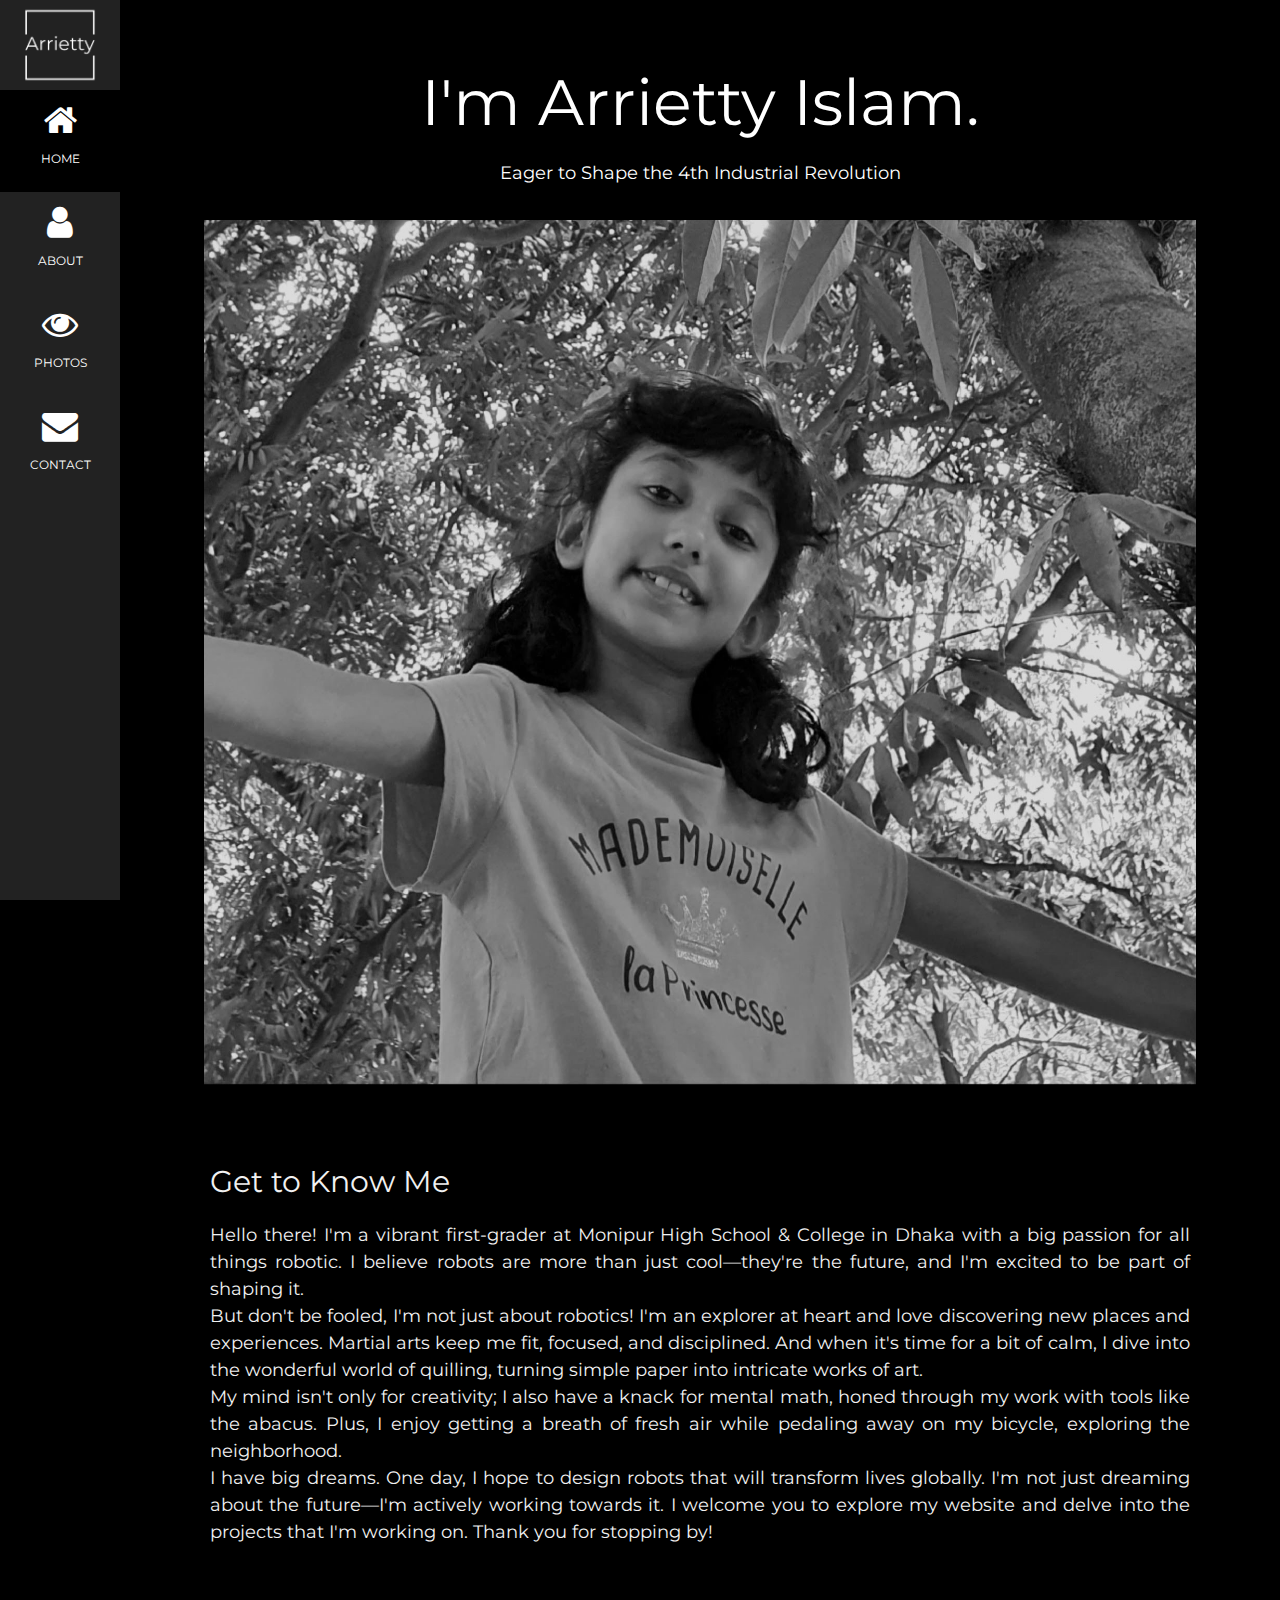
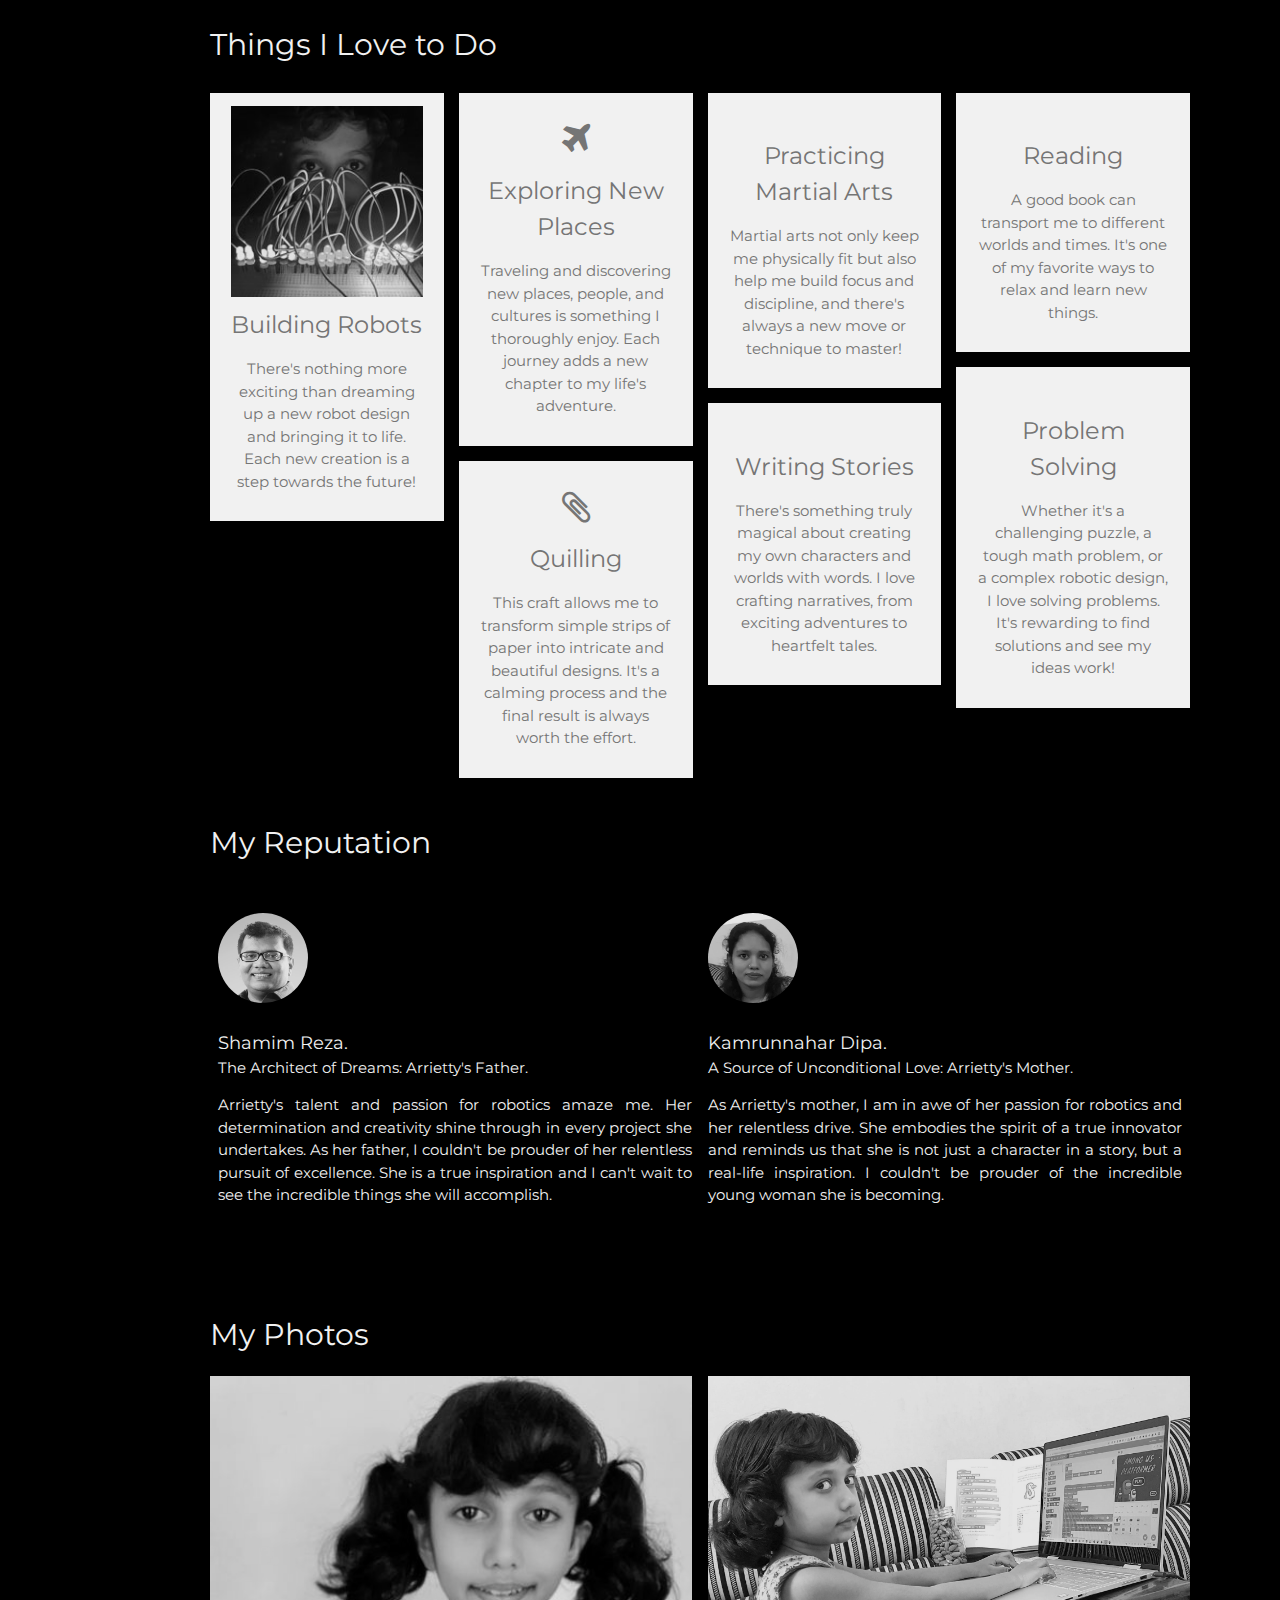
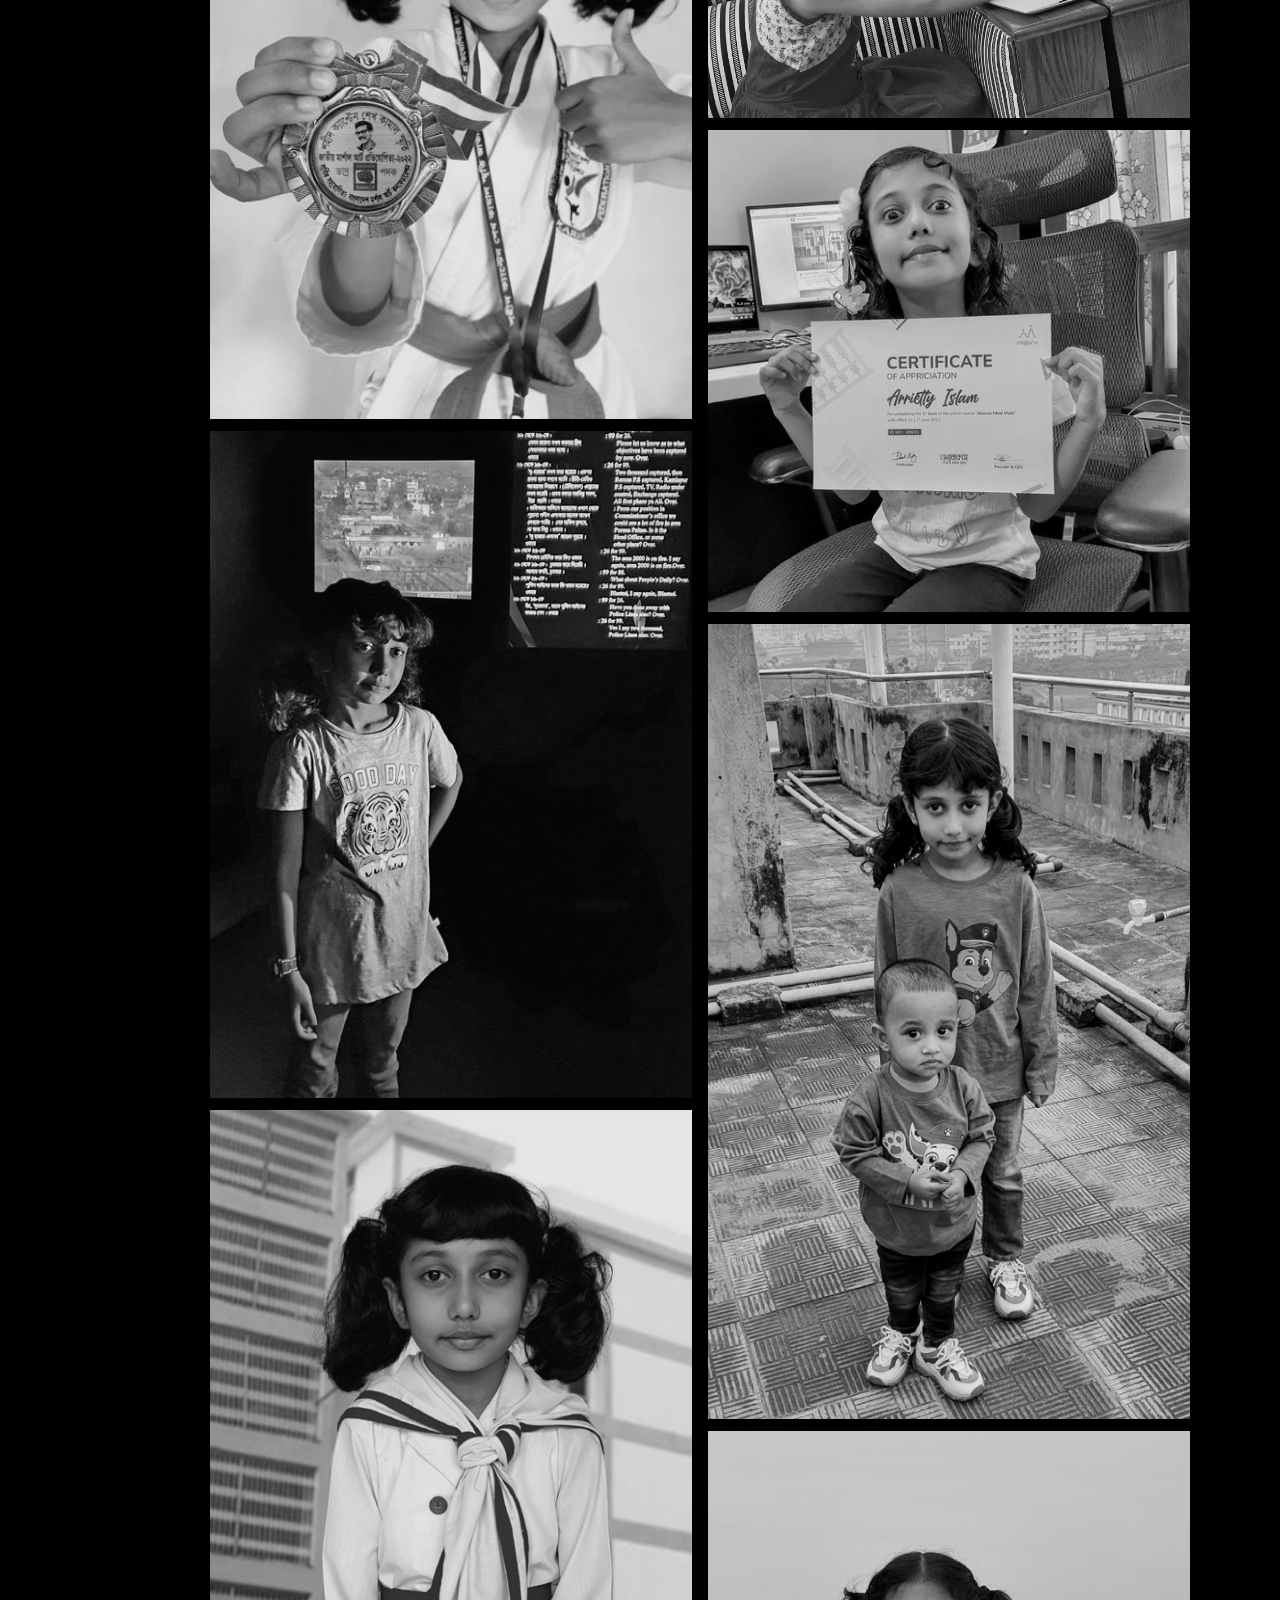
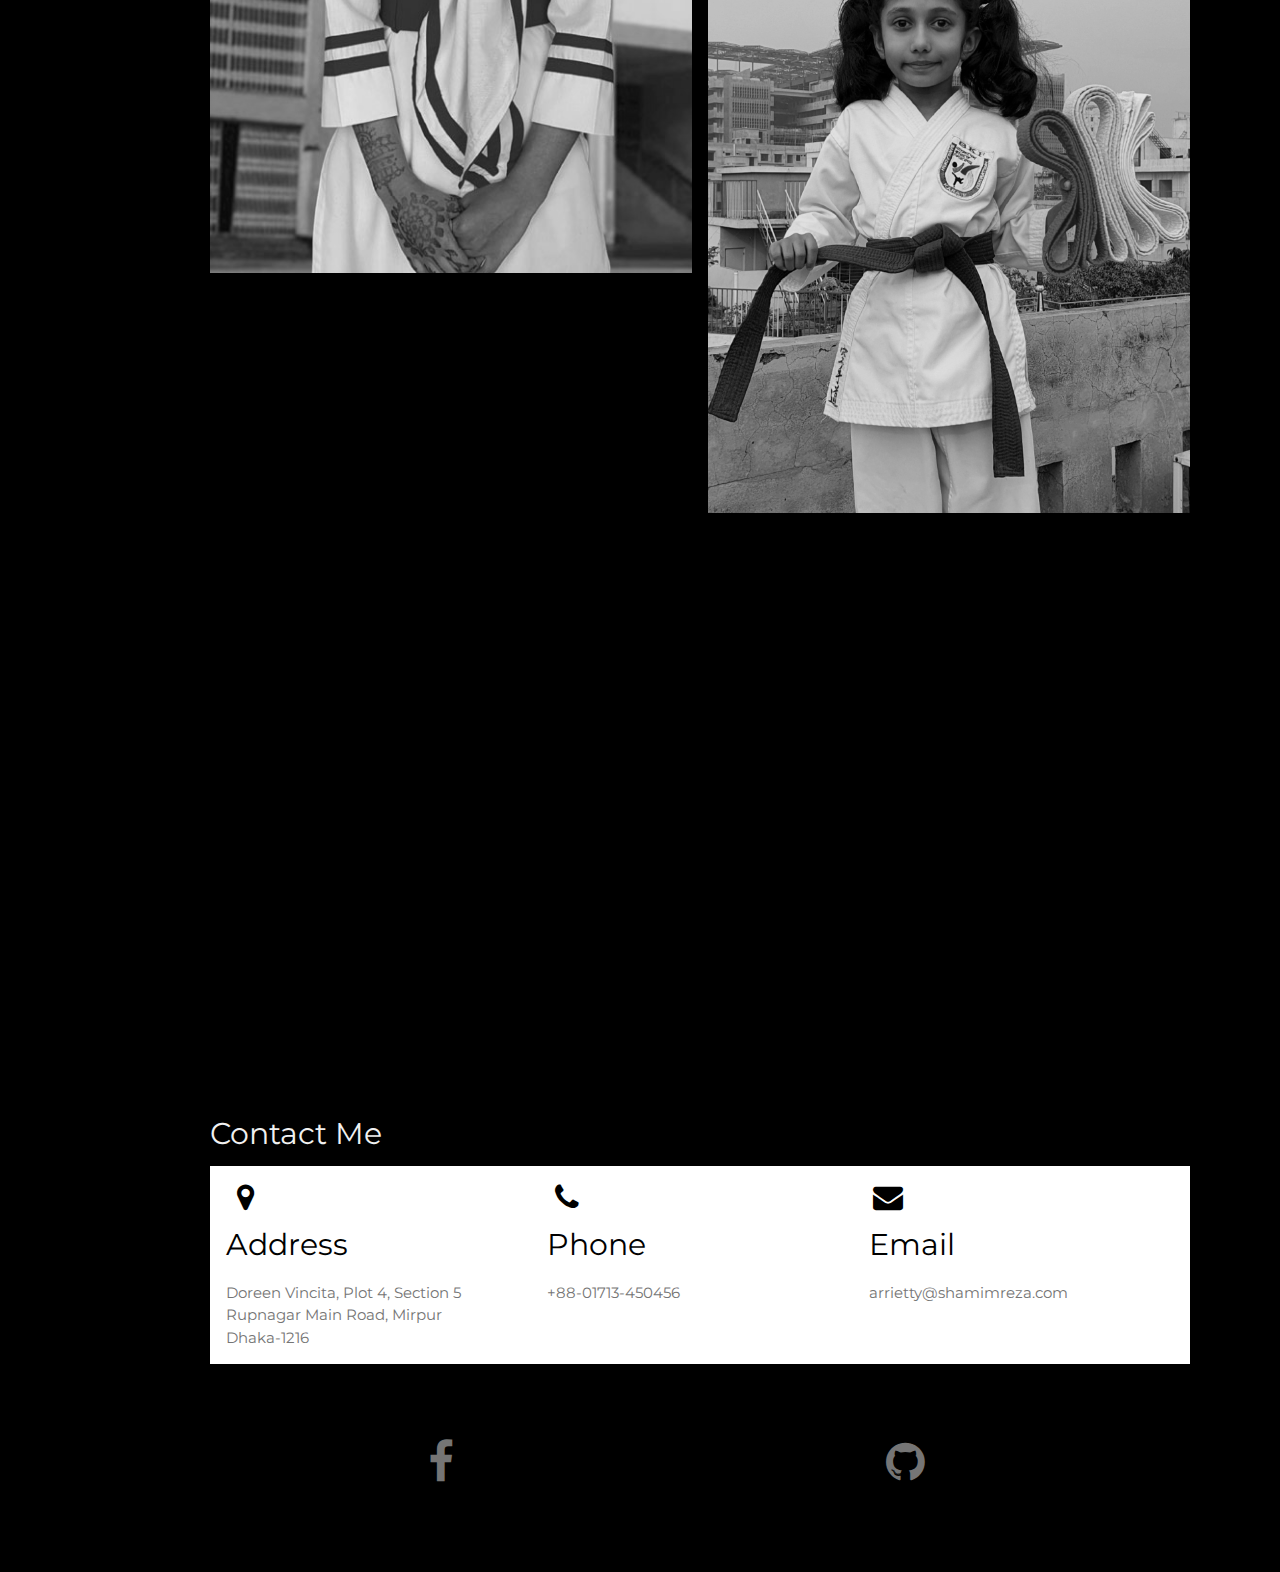
<file: index.html>
<!DOCTYPE html>
<html lang="en">
<title>Arrietty Islam</title>
<meta charset="UTF-8">
<meta name="viewport" content="width=device-width, initial-scale=1">
<link rel="stylesheet" href="w3.css">
<link rel="stylesheet" href="https://fonts.googleapis.com/css?family=Montserrat">
<link rel="stylesheet" href="https://cdnjs.cloudflare.com/ajax/libs/font-awesome/4.7.0/css/font-awesome.min.css">
<link rel="icon" type="image/x-icon" href="/fav/favicon.ico">

<link rel="stylesheet" href="custom.css">
<body class="w3-black">

<!-- Icon Bar (Sidebar - hidden on small screens) -->
<nav class="w3-sidebar w3-bar-block w3-small w3-hide-small w3-center">
    <!-- Avatar image in top left corner -->
    <img alt="" src="/w3images/logo.png" style="width:100%">
    <a href="#" class="w3-bar-item w3-button w3-padding-large w3-black">
        <i class="fa fa-home w3-xxlarge"></i>
        <p>HOME</p>
    </a>
    <a href="#about" class="w3-bar-item w3-button w3-padding-large w3-hover-black">
        <i class="fa fa-user w3-xxlarge"></i>
        <p>ABOUT</p>
    </a>
    <a href="#photos" class="w3-bar-item w3-button w3-padding-large w3-hover-black">
        <i class="fa fa-eye w3-xxlarge"></i>
        <p>PHOTOS</p>
    </a>
    <a href="#contact" class="w3-bar-item w3-button w3-padding-large w3-hover-black">
        <i class="fa fa-envelope w3-xxlarge"></i>
        <p>CONTACT</p>
    </a>
</nav>

<div class="w3-top w3-hide-large w3-hide-medium" id="myNavbar">
    <div class="w3-bar w3-black w3-opacity w3-hover-opacity-off w3-center w3-small">
        <a href="#" class="w3-bar-item w3-button" style="width:25% !important">HOME</a>
        <a href="#about" class="w3-bar-item w3-button" style="width:25% !important">ABOUT</a>
        <a href="#photos" class="w3-bar-item w3-button" style="width:25% !important">PHOTOS</a>
        <a href="#contact" class="w3-bar-item w3-button" style="width:25% !important">CONTACT</a>
    </div>
</div>

<!-- Page Content -->
<div class="w3-padding-large" id="main">
    <!-- Header/Home -->
    <header class="w3-container w3-padding-32 w3-center w3-black" id="home">
        <h1 class="w3-jumbo"><span class="w3-hide-small">I'm</span> Arrietty Islam.</h1>
        <h5>Eager to Shape the 4th Industrial Revolution</h5>
        <br/>
        <img src="/w3images/arrietty.jpg" alt="boy" class="w3-image" style="width:992px; height: auto; ">
    </header>

    <!-- About Section -->
    <div class="w3-content w3-justify w3-text-light-grey w3-padding-top-32" id="about">
        <h2 class="w3-text-light-grey">Get to Know Me</h2>
        <p class="w3-large">Hello there! I'm a vibrant first-grader at Monipur High School & College in Dhaka with a big passion for all things robotic. I believe robots are more than just cool—they're the future, and I'm excited to be part of shaping it.<br/>
            But don't be fooled, I'm not just about robotics! I'm an explorer at heart and love discovering new places and experiences. Martial arts keep me fit, focused, and disciplined. And when it's time for a bit of calm, I dive into the wonderful world of quilling, turning simple paper into intricate works of art.<br/>
            My mind isn't only for creativity; I also have a knack for mental math, honed through my work with tools like the abacus. Plus, I enjoy getting a breath of fresh air while pedaling away on my bicycle, exploring the neighborhood.<br/>
            I have big dreams. One day, I hope to design robots that will transform lives globally. I'm not just dreaming about the future—I'm actively working towards it. I welcome you to explore my website and delve into the projects that I'm working on. Thank you for stopping by!<br/></p>
    </div>
    <div class="w3-content w3-justify w3-text-grey w3-padding-top-32">
        <div class="things-love-to-do">
            <h2 class="w3-padding-16 w3-text-light-grey">Things I Love to Do</h2>
            <div class="masonry">
                <div class="masonry-item w3-card">
                    <div class="w3-padding">
                        <img alt="" class="" src="w3images/building-robots.jpg"/>
                        <h3 class="w3-center">Building Robots</h3>
                        <p class="w3-center">There's nothing more exciting than dreaming up a new robot design and bringing it to life. Each new creation is a step towards the future!</p>
                    </div>
                </div>
                <!-- add other activities with similar structure -->
                <div class="masonry-item w3-card">
                    <div class="w3-padding">
                        <p class="w3-center"><i class="fa fa-plane w3-xxlarge"></i></p>
                        <h3 class="w3-center">Exploring New Places</h3>
                        <p class="w3-center">Traveling and discovering new places, people, and cultures is something I thoroughly enjoy. Each journey adds a new chapter to my life's adventure.</p>
                    </div>
                </div>
                <div class="masonry-item w3-card">
                    <div class="w3-padding">
                        <p class="w3-center"><i class="fa fa-paperclip w3-xxlarge w3-center"></i></p>
                        <h3 class="w3-center">Quilling</h3>
                        <p class="w3-center">This craft allows me to transform simple strips of paper into intricate and beautiful designs. It's a calming process and the final result is always worth the effort.</p>
                    </div>
                </div>
                <div class="masonry-item w3-card">
                    <div class="w3-padding">
                        <i class="fa fa-fist-raised w3-xxlarge w3-center"></i>
                        <h3 class="w3-center">Practicing Martial Arts</h3>
                        <p class="w3-center">Martial arts not only keep me physically fit but also help me build focus and discipline, and there's always a new move or technique to master!</p>
                    </div>
                </div>
                <div class="masonry-item w3-card">
                    <div class="w3-padding">
                        <i class="fa fa-fist-raised w3-xxlarge w3-center"></i>
                        <h3 class="w3-center">Writing Stories</h3>
                        <p class="w3-center">There's something truly magical about creating my own characters and worlds with words. I love crafting narratives, from exciting adventures to heartfelt tales.</p>
                    </div>
                </div>
                <div class="masonry-item w3-card">
                    <div class="w3-padding">
                        <i class="fa fa-fist-raised w3-xxlarge w3-center"></i>
                        <h3 class="w3-center">Reading</h3>
                        <p class="w3-center">A good book can transport me to different worlds and times. It's one of my favorite ways to relax and learn new things.</p>
                    </div>
                </div>
                <div class="masonry-item w3-card">
                    <div class="w3-padding">
                        <i class="fa fa-fist-raised w3-xxlarge w3-center"></i>
                        <h3 class="w3-center">Problem Solving</h3>
                        <p class="w3-center">Whether it's a challenging puzzle, a tough math problem, or a complex robotic design, I love solving problems. It's rewarding to find solutions and see my ideas work!</p>
                    </div>
                </div>
            </div>
        </div>
    </div>
    <div class="w3-content w3-justify w3-text-grey w3-padding-top-32">
        <!-- Testimonials -->
        <h2 class="w3-text-light-grey">My Reputation</h2>
        <div class="w3-row w3-center w3-padding-16 w3-section w3-left-align w3-text-light-gray">
            <div class="w3-half w3-section w3-row-padding w3-left-align w3-justify">
                <img src="/w3images/shamim-reza.jpg" alt="Avatar" class="w3-center w3-circle w3-margin-right" style="width:90px; height: 90px">
                <p><span class="w3-large w3-margin-right">Shamim Reza.</span><br/> The Architect of Dreams: Arrietty's Father.</p>
                <p>Arrietty's talent and passion for robotics amaze me. Her determination and creativity shine through in every project she undertakes. As her father, I couldn't be prouder of her relentless pursuit of excellence. She is a true inspiration and I can't wait to see the incredible things she will accomplish.</p>
            </div>
            <div class="w3-half w3-section w3-row-padding w3-left-align w3-justify">
                <img src="/w3images/kamrunnahar.jpg" alt="Avatar" class="w3-center w3-circle w3-margin-right" style="width:90px; height: 90px">
                <p><span class="w3-large w3-margin-right">Kamrunnahar Dipa.</span><br> A Source of Unconditional Love: Arrietty's Mother.</p>
                <p>As Arrietty's mother, I am in awe of her passion for robotics and her relentless drive. She embodies the spirit of a true innovator and reminds us that she is not just a character in a story, but a real-life inspiration. I couldn't be prouder of the incredible young woman she is becoming.</p>
            </div>
        </div>
    </div>

    <!-- Portfolio Section -->
    <div class="w3-padding-top-32 w3-content" id="photos">
        <h2 class="w3-text-light-grey">My Photos</h2>
        <!-- Grid for photos -->
        <div class="w3-row-padding" style="margin:2% -16px">
            <div class="w3-half">
                <img alt="" src="/w3images/martial-art-2.jpg" style="width:100%">
                <img alt="" src="/w3images/muktijoddha.jpg" style="width:100%">
                <img alt="" src="/w3images/school.jpg" style="width:100%">
                <div class="container" style="padding-top: 156%;">
                    <iframe class="responsive-iframe" src="https://www.facebook.com/plugins/video.php?height=476&href=https%3A%2F%2Fwww.facebook.com%2Fshamimontherun%2Fvideos%2F1307312733334988%2F&show_text=false&width=304&t=0" width="304" height="476" style="border:none;overflow:hidden" scrolling="no" frameborder="0" allowfullscreen="true" allow="autoplay; clipboard-write; encrypted-media; picture-in-picture; web-share" allowFullScreen="true"></iframe>
                </div>
            </div>

            <div class="w3-half">
                <img alt="" src="/w3images/scratch.jpg" style="width:100%">
                <img alt="" src="/w3images/abacus.jpg" style="width:100%">
                <img alt="" src="/w3images/vaibon.jpg" style="width:100%">
                <img alt="" src="/w3images/carate.jpg" style="width:100%">
                <div class="container" style="padding-top: 100%;">
                    <iframe class="responsive-iframe" src="https://www.facebook.com/plugins/video.php?height=476&href=https%3A%2F%2Fwww.facebook.com%2Fshamimontherun%2Fvideos%2F590556436363618%2F&show_text=false&width=476&t=0" width="476" height="476" style="border:none;overflow:hidden" scrolling="no" frameborder="0" allowfullscreen="true" allow="autoplay; clipboard-write; encrypted-media; picture-in-picture; web-share" allowFullScreen="true"></iframe>
                </div>

            </div>
        </div>
    </div>

    <div class="w3-padding-top-32 w3-content">
        <div class=" w3-content w3-text-grey" id="contact">
            <h2 class="w3-text-light-grey">Contact Me</h2>
        </div>

        <div class="w3-content w3-row-padding w3-white">

            <div class="w3-third w3-container info-card w3-margin-top">
                <div class="info-header">
                    <div class="icon-container">
                        <i class="fa fa-map-marker fa-fw w3-margin-right info-icon"></i>
                    </div>
                    <div class="text-container">
                        <h2>Address</h2>
                        <p class="w3-text-grey">Doreen Vincita, Plot 4, Section 5<br/>Rupnagar Main Road, Mirpur<br/>Dhaka-1216</p>
                    </div>
                </div>
            </div>

            <div class="w3-third w3-container info-card w3-margin-top">
                <div class="info-header">
                    <div class="icon-container">
                        <i class="fa fa-phone fa-fw w3-margin-right info-icon"></i>
                    </div>
                    <div class="text-container">
                        <h2>Phone</h2>
                        <p class="w3-text-grey">+88-01713-450456</p>
                    </div>
                </div>
            </div>

            <div class="w3-third w3-container info-card w3-margin-top">
                <div class="info-header">
                    <div class="icon-container">
                        <i class="fa fa-envelope fa-fw w3-margin-right info-icon"></i>
                    </div>
                    <div class="text-container">
                        <h2>Email</h2>
                        <p class="w3-text-grey">arrietty@shamimreza.com</p>
                    </div>
                </div>
            </div>


        </div>
    </div>


    <footer class="w3-content w3-padding-64 w3-text-grey">
        <a href="https://www.facebook.com/pageofarrietty" class="social-icon w3-hover-opacity" target="_blank"><i class="fa fa-facebook-f"></i></a>
        <a href="https://github.com/LilArriettyDev" class="social-icon w3-hover-opacity" target="_blank"><i class="fa fa-github"></i></a>
    </footer>
</div>


</body>
</html>
</file>
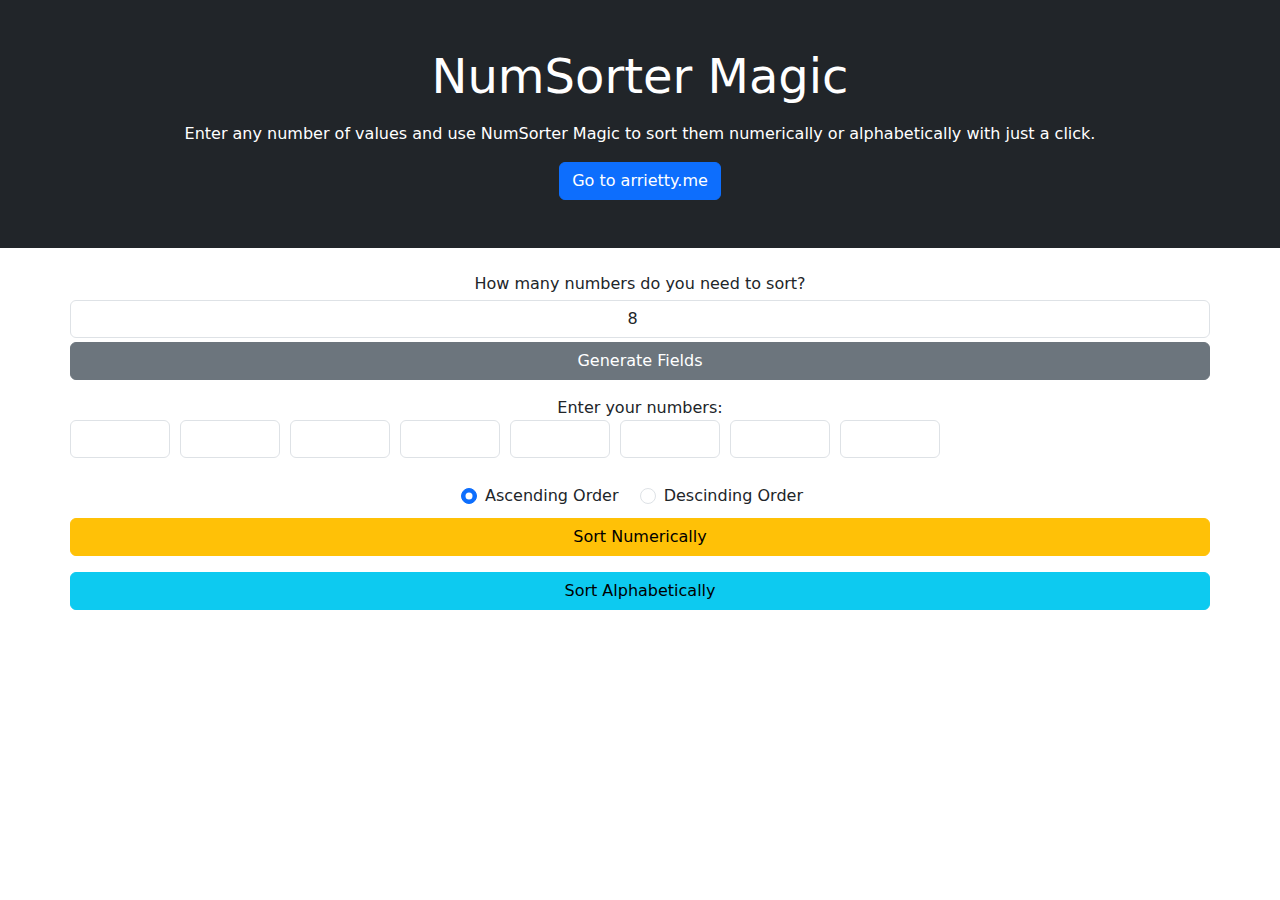
<file: sort.html>
<!doctype html>
<html lang="en">
<head>
    <meta charset="UTF-8">
    <meta name="viewport"
          content="width=device-width, user-scalable=no, initial-scale=1.0, maximum-scale=1.0, minimum-scale=1.0">
    <meta http-equiv="X-UA-Compatible" content="ie=edge">
    <title>Dynamic Input Fields</title>
    <link rel="shortcut icon" href="fav/fav.ico" type="image/x-icon">
    <link href="https://cdn.jsdelivr.net/npm/bootstrap@5.3.2/dist/css/bootstrap.min.css" rel="stylesheet">
    <script src="https://cdn.jsdelivr.net/npm/bootstrap@5.3.2/dist/js/bootstrap.bundle.min.js"></script>

    <style>
        .badge {
            font-size: 2rem;
            opacity: 0; /* Start with badges hidden */
            animation: fadeIn 1s forwards;
            margin-right: 4px;
        }

        #demo {
            margin-left: 20px;
            margin-top: 15px;
        }

        @keyframes fadeIn {
            to {
                opacity: 1;
            }
        }
    </style>


</head>
<body>
<div class="bg-dark text-secondary px-4 py-5 text-white">

    <h1 class="text-center display-5">NumSorter Magic</h1>
    <p class="text-center mt-3 fs-6">Enter any number of values and use NumSorter Magic to sort them numerically or
        alphabetically with just a click.</p>
    <div class="text-center">
        <a href="https://arrietty.me" class="btn btn-primary text-center" tabindex="-1" role="button" aria-disabled="true"
           target="_blank">Go to arrietty.me</a>
    </div>
</div>
<div class="container">

    <div class="row mb-3 mt-4">

        <span class="text-center ">How many numbers do you need to sort?</span>
        <input type="number" min="0" id="numFields" value="8" class="form-control text-center mt-1" style=""/>
        <button type="button" class="btn btn-secondary mt-1" onclick="generateFields()">Generate Fields</button>
        <span class="text-center mt-3">Enter your numbers:</span>
        <div id="fieldContainer" class="row"></div>
    </div>
    <div class="text-center">
        <div class="form-check form-check-inline m->">
            <input class="form-check-input" type="radio" name="options" id="ascending" checked>
            <label class="form-check-label" for="ascending"> Ascending Order
            </label>
        </div>
        <div class="form-check form-check-inline m->">
            <input class="form-check-input" type="radio" name="options" id="descinding" autocomplete="off">
            <label class="form-check-label" for="descinding">Descinding Order</label>
        </div>
    </div>

    <div class="row mt-2 my-3">
        <button class="btn btn-warning me-2" onclick="sortNumerically()">Sort Numerically</button>
        <button class="btn mt-3 btn-info" onclick="sortAlphabetically()">Sort Alphabetically</button>
    </div>

    <div id="demo" class=""></div>
</div>
<script>
    function generateFields() {
        const container = document.getElementById("fieldContainer");
        const numberOfFields = document.getElementById("numFields").value;
        console.log(numberOfFields);
        container.innerHTML = "";
        // container.innerHTML(hi);
        for (let i = 0; i < numberOfFields; i++) {
            const input = document.createElement("input");
            input.id = "a" + i;
            input.type = "number";
            input.classList.add("form-control");
            input.classList.add("col-md-3");
            input.style.marginRight = "10px";
            input.style.marginBottom = "10px";
            input.style.width = "100px";
            container.appendChild(input);
        }
    }

    generateFields();

    function getDynamicPoints() {
        const inputs = document.getElementById('fieldContainer').getElementsByTagName('input');
        return Array.from(inputs).map(input => parseFloat(input.value));
    }

    function displayWithBadges(points) {
        const demoElement = document.getElementById("demo");
        demoElement.innerHTML = ''; // Clear the previous content

        points.forEach((point, index) => {
            const badge = document.createElement("h1");
            badge.classList.add("badge", "text-bg-success");
            badge.textContent = point;
            // Set an increasing delay for each badge, making them appear one by one
            badge.style.animation = `fadeIn 1s ${index * 0.5}s forwards`;
            demoElement.appendChild(badge);
        });
    }


    function sortNumerically() {
        const points = getDynamicPoints()
            .map(Number)
            .filter(value => !isNaN(value));
        if (document.getElementById("ascending").checked) {
            points.sort((a, b) => a - b);
        } else {
            points.sort((a, b) => b - a);
        }
        displayWithBadges(points); // Display with badges
    }

    function sortAlphabetically() {
        const points = getDynamicPoints()
            .filter(value => !isNaN(value))
            .map(value => value.toString()); // Ensure all values are strings
        if (document.getElementById("ascending").checked) {
            points.sort();
        } else {
            points.sort();
            points.reverse();
        }
        displayWithBadges(points); // Display with badges
    }


</script>
</body>
</html>
</file>
<file: custom.css>
@media (min-width: 601px) {
    img {
        filter: grayscale(1) brightness(0.9);
    }

    img:hover {
        filter: unset;
    }
}


.social-icon {
    margin: 0 10px;
    text-decoration: none;
    color: inherit;
    font-size: 3em; /* Increase icon size */
    display: inline-block;
    width: 45%; /* Adjust width for two icons */
    text-align: center;
}

.social-icon:hover {
    color: #007bff;
    transition: color 0.3s;
}

.masonry {
    column-count: 4;
    column-gap: 15px;
}

.masonry-item {
    break-inside: avoid;
    padding: 5px;
    margin-bottom: 15px;
    background-color: #f1f1f1;
}

@media screen and (max-width: 900px) {
    .masonry {
        column-count: 2;
    }
}

@media screen and (max-width: 600px) {
    .masonry {
        column-count: 1;
    }
}

.things-love-to-do img {
    width: 100%;
    height: 100%;
}

body, h1, h2, h3, h4, h5, h6 {
    font-family: "Montserrat", sans-serif
}

.w3-row-padding img {
    margin-bottom: 12px
}

/* Set the width of the sidebar to 120px */
.w3-sidebar {
    width: 120px;
    background: #222;
}

/* Add a left margin to the "page content" that matches the width of the sidebar (120px) */
#main {
    margin-left: 120px
}

/* Remove margins from "page content" on small screens */
@media only screen and (max-width: 600px) {
    #main {
        margin-left: 0
    }
}


.info-header {
    display: flex;
    flex-direction: column;
    /*align-items: center;*/
}

.icon-container {
    display: flex;
    /*justify-content: center;*/
}

.text-container {
    /*text-align: center;*/
}

.info-icon {
    font-size: 30px;
}

.container {
    position: relative;
    overflow: hidden;
    width: 100%;
    /*padding-top: 56.25%; !* 16:9 Aspect Ratio (divide 9 by 16 = 0.5625) *!*/
    margin-bottom: 12px;
}

/* Then style the iframe to fit in the container div with full height and width */
.responsive-iframe {
    position: absolute;
    top: 0;
    left: 0;
    bottom: 0;
    right: 0;
    width: 100%;
    height: 100%;
}
</file>
